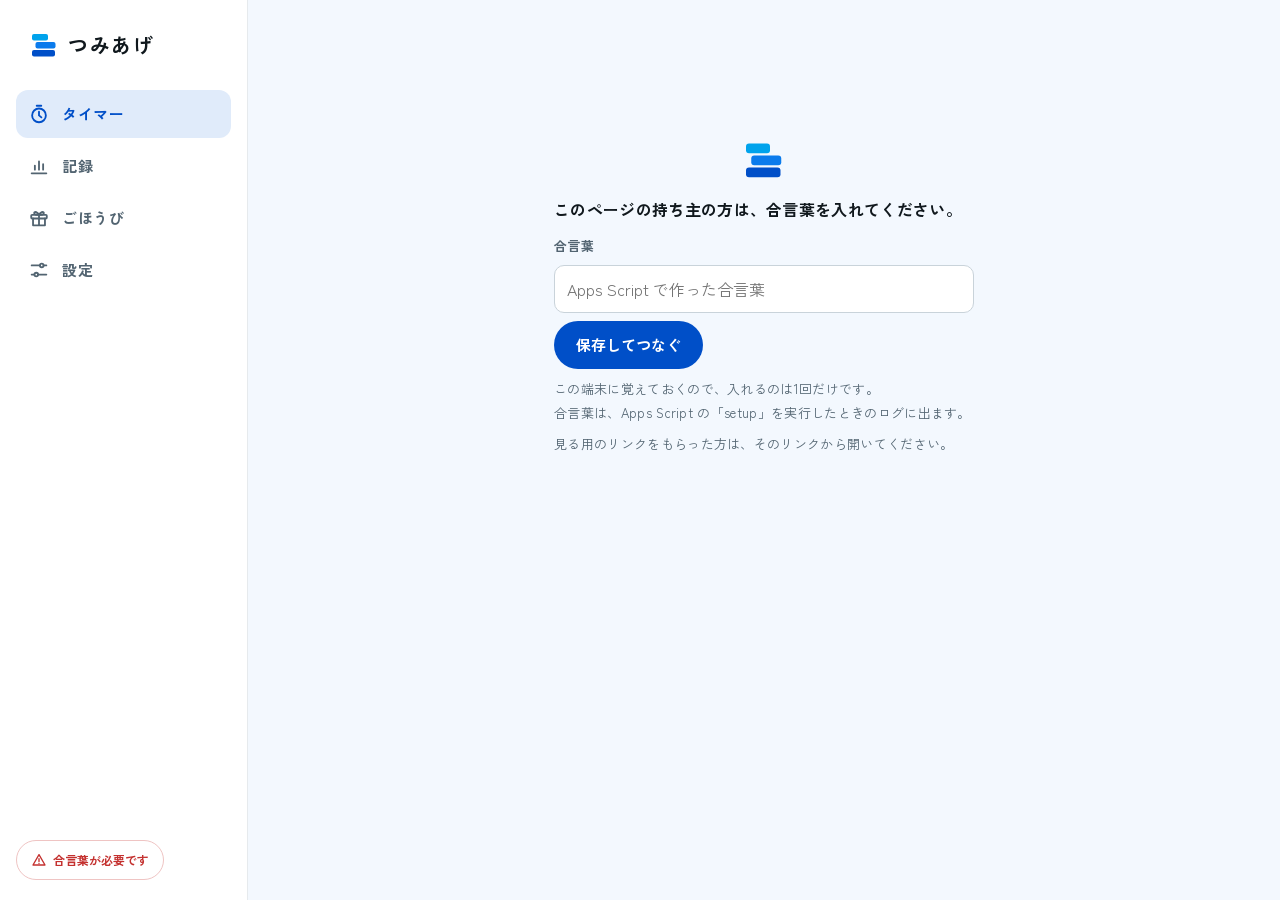
<file: src/index.html>
<!DOCTYPE html>
<html lang="ja">
<head>
<meta charset="utf-8">
<meta name="viewport" content="width=device-width, initial-scale=1, viewport-fit=cover">
<meta name="theme-color" content="#f3f8fe">
<meta name="apple-mobile-web-app-capable" content="yes">
<meta name="mobile-web-app-capable" content="yes">
<meta name="apple-mobile-web-app-title" content="つみあげ">
<meta name="apple-mobile-web-app-status-bar-style" content="default">
<title>つみあげ｜勉強時間の記録</title>
<link rel="icon" href="data:image/svg+xml,%3Csvg xmlns='http://www.w3.org/2000/svg' viewBox='0 0 32 32'%3E%3Crect x='4' y='21' width='23' height='6.5' rx='2' fill='%23004fc8'/%3E%3Crect x='7.5' y='13' width='20' height='6.5' rx='2' fill='%230b7bec'/%3E%3Crect x='4' y='5' width='16' height='6.5' rx='2' fill='%2300a3ec'/%3E%3C/svg%3E">
<link rel="apple-touch-icon" href="icons/icon-180.png">
<link rel="manifest" href="manifest.webmanifest">
<link rel="preconnect" href="https://fonts.googleapis.com">
<link rel="preconnect" href="https://fonts.gstatic.com" crossorigin>
<link rel="stylesheet" href="https://fonts.googleapis.com/css2?family=Archivo:wdth,wght@100..125,500..700&family=Zen+Kaku+Gothic+New:wght@400;500;700&display=swap">
<link rel="stylesheet" href="css/style.css">
</head>
<body>
<div class="app">
  <aside class="side">
    <a class="brand" href="#/timer"><span id="brand-mark" class="brand__mark"></span><span class="brand__name">つみあげ</span></a>
    <nav class="nav" id="nav" aria-label="メニュー"></nav>
    <button type="button" class="sync" id="sync" data-action="sync-click"></button>
  </aside>
  <main class="view" id="view"></main>
</div>

<dialog id="dialog" aria-labelledby="dlg-title"></dialog>
<div class="toast" id="toast" role="status" aria-live="polite"></div>
<div class="tip" id="tip" hidden></div>
<input type="file" id="import-file" accept=".json,application/json" hidden>
<noscript><p class="noscript">このアプリを使うには、JavaScriptをオンにしてください。</p></noscript>

<script src="js/config.js"></script>
<script src="js/util.js"></script>
<script src="js/store.js"></script>
<script src="js/charts.js"></script>
<script src="js/app.js"></script>
</body>
</html>
</file>
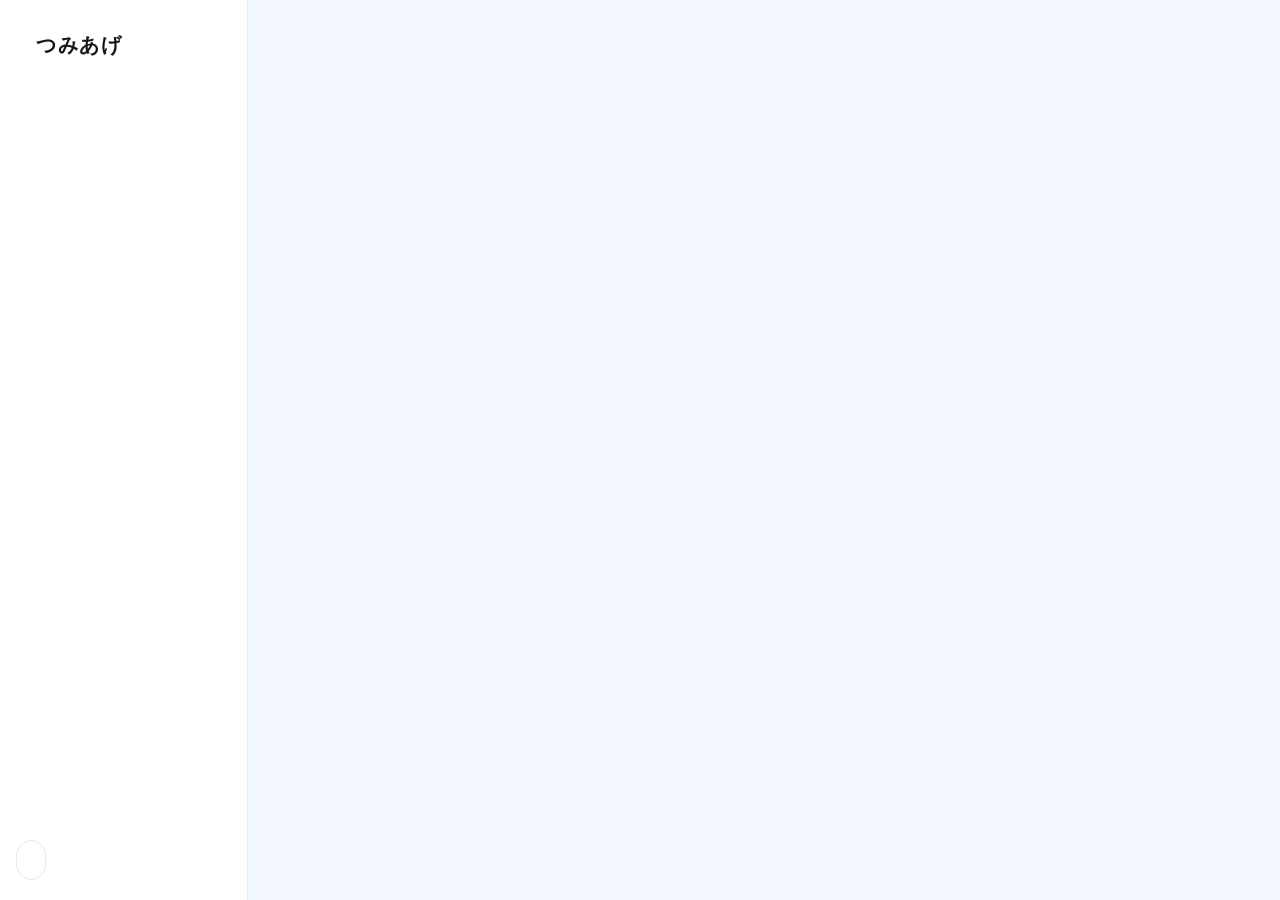
<file: src/demo.html>
<!DOCTYPE html>
<html lang="ja">
<head>
<meta charset="utf-8">
<meta name="viewport" content="width=device-width, initial-scale=1">
<title>つみあげ（デモ）</title>
<meta http-equiv="refresh" content="0; url=index.html?demo">
</head>
<body>
<p>見本のデータで表示します。切り替わらないときは <a href="index.html?demo">こちら</a> を開いてください。</p>
</body>
</html>
</file>
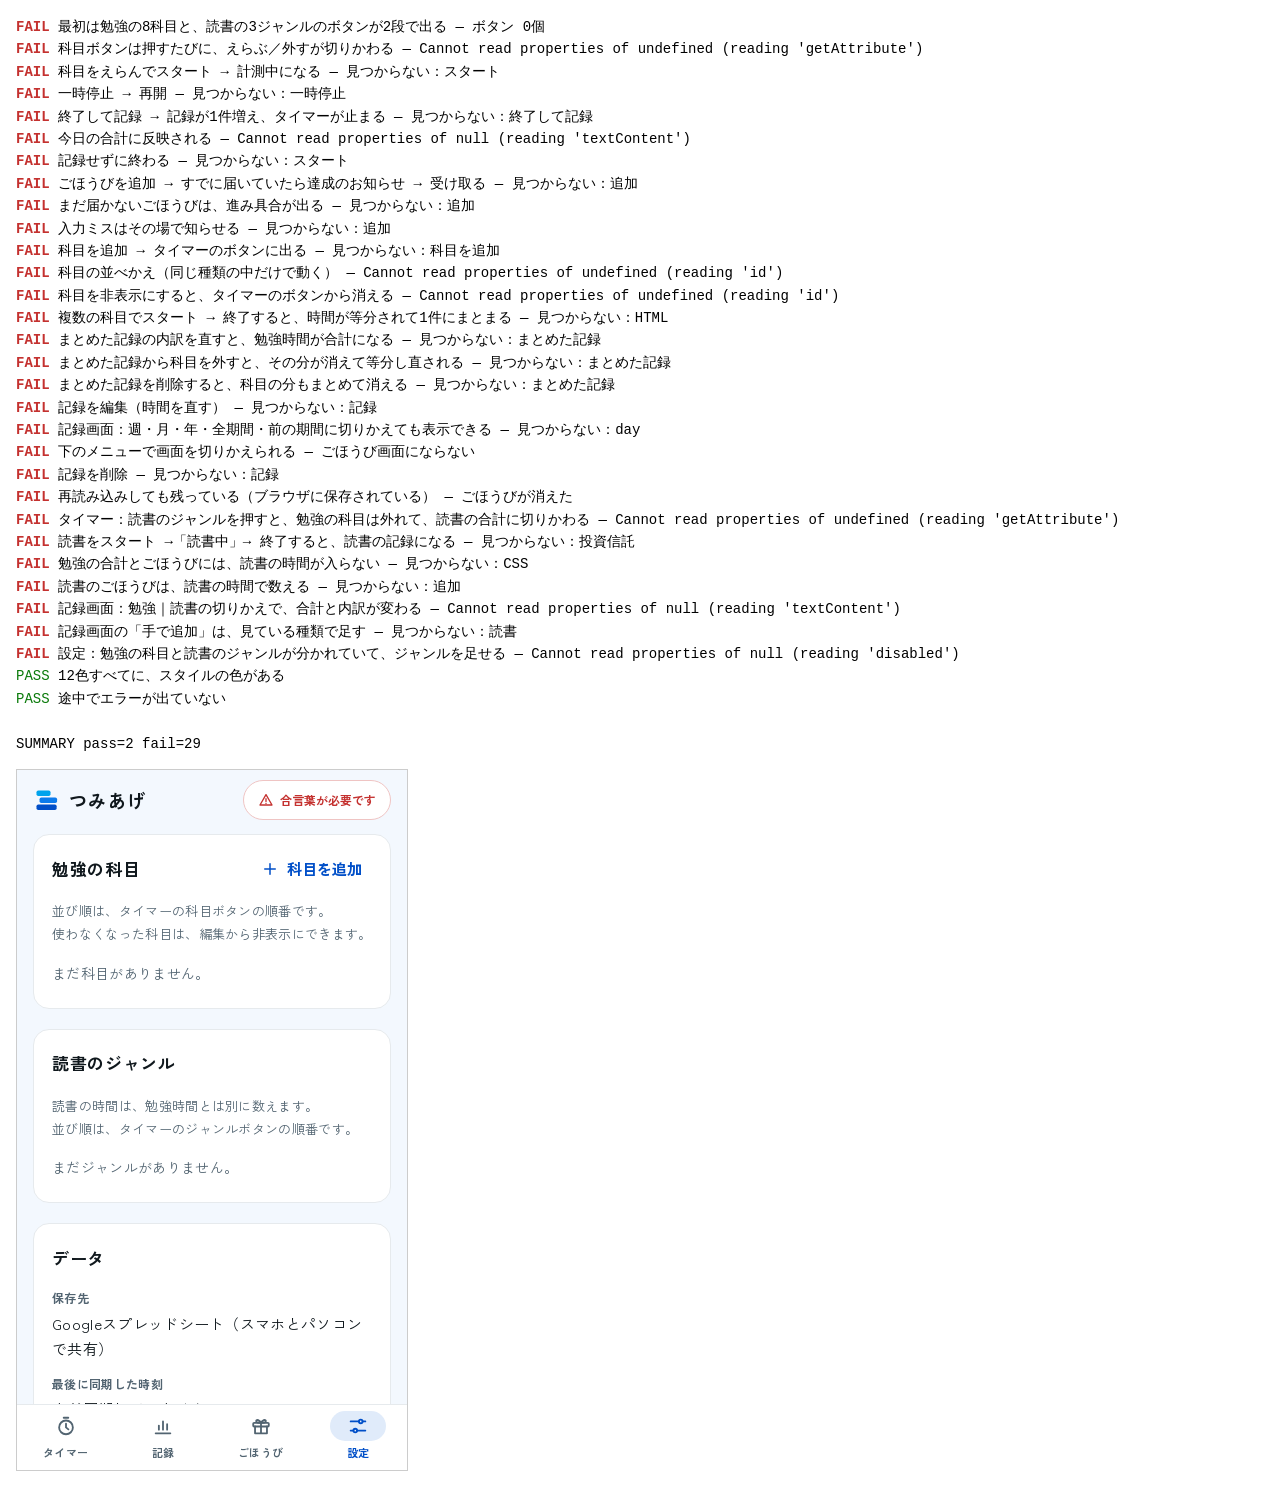
<file: tests/e2e.html>
<!DOCTYPE html>
<html lang="ja">
<head>
<meta charset="utf-8">
<title>つみあげ — 操作のテスト</title>
<!--
  画面を実際に操作して確かめるテスト（ブラウザ版で実行。データはテスト用のブラウザに作られる）
  file:// どうしで中身を触るため、Edge/Chrome を --allow-file-access-from-files 付きで開く必要があります。
-->
<style>
  body { font: 14px/1.6 system-ui, sans-serif; margin: 16px; }
  iframe { width: 390px; height: 700px; border: 1px solid #ccc; }
  .PASS { color: #0a7a0a; } .FAIL { color: #c4312f; font-weight: bold; }
</style>
</head>
<body>
<pre id="out">実行中…</pre>
<iframe id="app" src="../src/index.html#/timer"></iframe>
<script>
(async () => {
  const results = [];
  const sleep = (ms) => new Promise((r) => setTimeout(r, ms));
  const frame = document.getElementById('app');
  await new Promise((r) => frame.addEventListener('load', r, { once: true }));
  const errors = [];
  async function step(name, fn) {
    try { await fn(); results.push(['PASS', name, '']); } catch (e) { results.push(['FAIL', name, e.message]); }
  }
  const ok = (v, m) => { if (!v) throw new Error(m || 'false'); };

  // まっさらな状態から始める
  frame.contentWindow.localStorage.clear();
  frame.contentWindow.location.reload();
  await new Promise((r) => frame.addEventListener('load', r, { once: true }));
  // 再読み込みしたあとも使えるよう、let にしておく（読み込み直したら attach() でつなぎ直す）
  let W;
  let D;
  const attach = () => {
    W = frame.contentWindow;
    D = frame.contentDocument;
    W.addEventListener('error', (e) => errors.push(e.message));
    W.confirm = () => true;
    W.alert = (m) => errors.push(`alert: ${m}`);
  };
  attach();
  const q = (sel) => D.querySelector(sel);
  const qa = (sel) => [...D.querySelectorAll(sel)];
  const store = () => W.eval('Store');
  const clickEl = async (el, label) => { if (!el) throw new Error(`見つからない：${label}`); el.click(); await sleep(60); };
  const setField = (name, value) => {
    const el = D.querySelector(`#dialog [name="${name}"]`);
    if (!el) throw new Error(`入力欄がない：${name}`);
    if (el.type === 'checkbox' || el.type === 'radio') el.checked = value; else el.value = value;
  };
  const send = async () => { D.querySelector('#dialog form').requestSubmit(); await sleep(60); };
  // 人が入力したときと同じように、イベントも起こす
  const typeInto = (el, value) => { el.value = value; el.dispatchEvent(new W.Event('input', { bubbles: true })); };
  const toggle = (el, checked) => { el.checked = checked; el.dispatchEvent(new W.Event('change', { bubbles: true })); };
  const chip = (name) => qa('.chip').find((b) => b.textContent.trim() === name);
  const recBy = (text) => qa('.rec').find((b) => b.querySelector('.rec__subject').textContent === text);

  await step('最初は勉強の8科目と、読書の3ジャンルのボタンが2段で出る', async () => {
    ok(qa('.chip').length === 11, `ボタン ${qa('.chip').length}個`);
    ok(qa('.pickers__label').map((el) => el.textContent).join() === '勉強,読書', '段の見出しがない');
    ok(qa('.pickers__group')[1].querySelectorAll('.chip').length === 3, '読書の段のボタンが3つではない');
  });

  await step('科目ボタンは押すたびに、えらぶ／外すが切りかわる', async () => {
    ok(chip('HTML').getAttribute('aria-pressed') === 'true', '最初はHTMLがえらばれている');
    await clickEl(chip('CSS'), 'CSS');
    ok(chip('HTML').getAttribute('aria-pressed') === 'true' && chip('CSS').getAttribute('aria-pressed') === 'true', '2つえらべていない');
    await clickEl(chip('HTML'), 'HTML');
    ok(chip('HTML').getAttribute('aria-pressed') === 'false', 'HTMLが外れていない');
    await clickEl(chip('CSS'), 'CSS');
    ok(q('[data-action="start"]').disabled, '何もえらんでいないのにスタートできる');
    ok(q('.stage__status').textContent.includes('えらんでください'), '案内が出ていない');
    await clickEl(chip('CSS'), 'CSS');
  });

  await step('科目をえらんでスタート → 計測中になる', async () => {
    await clickEl(q('[data-action="start"]'), 'スタート');
    ok(q('.stage--running'), '計測中の見た目になっていない');
    ok(JSON.stringify(store().state.timer.subjectIds) === '["sub_css"]', `科目がちがう ${store().state.timer.subjectIds}`);
  });

  await step('一時停止 → 再開', async () => {
    await clickEl(q('[data-action="pause"]'), '一時停止');
    ok(q('.stage--paused'), '一時停止になっていない');
    await clickEl(q('[data-action="resume"]'), '再開');
    ok(q('.stage--running'), '再開していない');
  });

  await step('終了して記録 → 記録が1件増え、タイマーが止まる', async () => {
    // 1時間5分たったことにする
    W.eval(`Store.setTimer({ ...Store.state.timer, elapsedMs: 65 * 60 * 1000, runningSince: Date.now(), startedAt: Date.now() - 65 * 60 * 1000 })`);
    await sleep(60);
    await clickEl(q('[data-action="stop"]'), '終了して記録');
    ok(D.querySelector('#dialog').open, 'ダイアログが開いていない');
    ok(D.querySelector('#dialog [name="h"]').value === '1' && D.querySelector('#dialog [name="m"]').value === '5', '時間の初期値がちがう');
    setField('memo', 'Gridの練習 <b>太字</b>');
    await send();
    ok(!D.querySelector('#dialog').open, 'ダイアログが閉じていない');
    ok(store().state.timer.state === 'idle', 'タイマーが止まっていない');
    const s = store().state.sessions;
    ok(s.length === 1 && s[0].subjectId === 'sub_css' && s[0].seconds >= 3900 && s[0].seconds < 3910, `記録がおかしい ${JSON.stringify(s)}`);
    ok(q('.rec__memo') && q('.rec__memo').textContent === 'Gridの練習 <b>太字</b>', 'メモがそのまま表示されていない');
    ok(q('#toast').textContent.includes('記録しました'), 'お知らせが出ていない');
  });

  await step('今日の合計に反映される', async () => {
    ok(q('.today .hero-num').textContent.replace(/\s/g, '') === '1時間5分', `今日の合計：${q('.today .hero-num').textContent}`);
  });

  await step('記録せずに終わる', async () => {
    await clickEl(q('[data-action="start"]'), 'スタート');
    await clickEl(q('[data-action="stop"]'), '終了して記録');
    await clickEl(D.querySelector('#dialog [data-action="discard"]'), '記録せずに終わる');
    ok(store().state.timer.state === 'idle', 'タイマーが止まっていない');
    ok(store().state.sessions.length === 1, '記録が増えてしまった');
  });

  await step('ごほうびを追加 → すでに届いていたら達成のお知らせ → 受け取る', async () => {
    W.location.hash = '#/rewards';
    await sleep(80);
    await clickEl(q('[data-action="add-reward"]'), '追加');
    setField('title', 'コンビニスイーツ');
    setField('hours', '1');
    await send();
    await sleep(400);
    const dlg = D.querySelector('#dialog');
    ok(dlg.open && dlg.textContent.includes('ごほうび達成'), '達成のお知らせが出ていない');
    await send();
    ok(store().state.rewards[0].claimedAt > 0, '受け取りが記録されていない');
    ok(q('.road__item.is-claimed'), '受け取り済みの見た目になっていない');
  });

  await step('まだ届かないごほうびは、進み具合が出る', async () => {
    await clickEl(q('[data-action="add-reward"]'), '追加');
    setField('title', '本を1冊');
    setField('hours', '10');
    setField('subjectId', 'sub_css');
    await send();
    await sleep(400);
    ok(!D.querySelector('#dialog').open, '達成していないのにお知らせが出た');
    ok(q('.road__item.is-next .meter'), '進み具合のバーがない');
    ok(q('.road__item.is-next .tag').textContent.includes('CSSだけ'), '科目の印がない');
  });

  await step('入力ミスはその場で知らせる', async () => {
    await clickEl(q('[data-action="add-reward"]'), '追加');
    setField('title', '');
    setField('hours', '5');
    await send();
    const err = D.querySelector('#dialog .form-error');
    ok(D.querySelector('#dialog').open && !err.hidden && err.textContent.includes('内容'), 'エラーが出ていない');
    await clickEl(D.querySelector('#dialog [data-action="close-dialog"]'), 'キャンセル');
  });

  await step('科目を追加 → タイマーのボタンに出る', async () => {
    W.location.hash = '#/settings';
    await sleep(80);
    await clickEl(q('[data-action="add-subject"]'), '科目を追加');
    setField('name', 'WordPress');
    await send();
    W.location.hash = '#/timer';
    await sleep(80);
    ok(qa('.chip').some((b) => b.textContent.includes('WordPress')), 'ボタンが増えていない');
  });

  await step('科目の並べかえ（同じ種類の中だけで動く）', async () => {
    W.location.hash = '#/settings';
    await sleep(80);
    const reading = () => store().subjects(true, 'reading').map((s) => s.name).join();
    const before = reading();
    const id = store().subjects(true).find((s) => s.name === 'WordPress').id;
    await clickEl(q(`[data-action="move-subject"][data-dir="-1"][data-id="${id}"]`), '上へ');
    const after = store().subjects(true, 'study').map((s) => s.name);
    ok(after.slice(-2).join() === 'WordPress,TypeScript', `並び：${after.join(',')}`);
    ok(reading() === before, '読書のジャンルの並びが変わった');
  });

  await step('科目を非表示にすると、タイマーのボタンから消える', async () => {
    const id = store().subjects().find((s) => s.name === 'WordPress').id;
    await clickEl(q(`[data-action="edit-subject"][data-id="${id}"]`), '編集');
    setField('visible', false);
    await send();
    W.location.hash = '#/timer';
    await sleep(80);
    ok(!qa('.chip').some((b) => b.textContent.includes('WordPress')), 'まだ出ている');
  });

  let groupId = '';
  await step('複数の科目でスタート → 終了すると、時間が等分されて1件にまとまる', async () => {
    await clickEl(chip('HTML'), 'HTML');
    await clickEl(chip('JavaScript'), 'JavaScript');
    await clickEl(q('[data-action="start"]'), 'スタート');
    ok(JSON.stringify(store().state.timer.subjectIds) === '["sub_html","sub_css","sub_js"]', `科目 ${store().state.timer.subjectIds}`);
    ok(q('.stage__subject').textContent.includes('HTML・CSS・JavaScript'), '計測中の科目の表示');
    W.eval(`Store.setTimer({ ...Store.state.timer, elapsedMs: 90 * 60 * 1000, runningSince: Date.now(), startedAt: Date.now() - 2 * 3600 * 1000 })`);
    await sleep(60);
    await clickEl(q('[data-action="stop"]'), '終了して記録');
    const rows = [...D.querySelectorAll('#dialog [data-split-id]')];
    ok(!D.querySelector('#dialog [data-split]').hidden && rows.length === 3, '内訳が出ていない');
    ok(rows.every((el) => el.value === '30'), `等分されていない ${rows.map((el) => el.value)}`);
    await send();
    const group = store().state.sessions.filter((s) => s.groupId);
    groupId = group[0] && group[0].groupId;
    ok(group.length === 3 && group.every((s) => s.groupId === groupId && s.seconds >= 1800 && s.seconds <= 1802), `記録 ${JSON.stringify(group)}`);
    ok(recBy('HTML・CSS・JavaScript'), '一覧に1件として出ていない');
    ok(recBy('HTML・CSS・JavaScript').querySelector('.rec__split'), '内訳が出ていない');
    ok(q('.today .hero-num').textContent.replace(/\s/g, '') === '2時間35分', `今日の合計：${q('.today .hero-num').textContent}`);
  });

  await step('まとめた記録の内訳を直すと、勉強時間が合計になる', async () => {
    await clickEl(recBy('HTML・CSS・JavaScript'), 'まとめた記録');
    typeInto(D.querySelector('#dialog [data-split-id="sub_css"]'), '50');
    ok(D.querySelector('#dialog [name="h"]').value === '1' && D.querySelector('#dialog [name="m"]').value === '50', '合計が変わっていない');
    await send();
    const secs = ['sub_html', 'sub_css', 'sub_js'].map((id) => store().state.sessions.find((s) => s.groupId === groupId && s.subjectId === id).seconds);
    ok(JSON.stringify(secs) === '[1800,3000,1800]', `秒数 ${secs}`);
  });

  await step('まとめた記録から科目を外すと、その分が消えて等分し直される', async () => {
    await clickEl(recBy('HTML・CSS・JavaScript'), 'まとめた記録');
    toggle(D.querySelector('#dialog input[name="subject"][value="sub_js"]'), false);
    const rows = [...D.querySelectorAll('#dialog [data-split-id]')];
    ok(rows.length === 2 && rows.every((el) => el.value === '55'), `内訳 ${rows.map((el) => el.value)}`);
    await send();
    const group = store().state.sessions.filter((s) => s.groupId === groupId);
    ok(group.length === 2 && group.every((s) => s.seconds === 3300), `記録 ${JSON.stringify(group)}`);
    ok(recBy('HTML・CSS'), '一覧の表示が変わっていない');
  });

  await step('まとめた記録を削除すると、科目の分もまとめて消える', async () => {
    await clickEl(recBy('HTML・CSS'), 'まとめた記録');
    await clickEl(D.querySelector('#dialog [data-action="delete-session"]'), '削除');
    ok(!store().state.sessions.some((s) => s.groupId === groupId), 'まだ残っている');
    ok(store().state.sessions.length === 1, `残りの記録 ${store().state.sessions.length}`);
  });

  await step('記録を編集（時間を直す）', async () => {
    await clickEl(recBy('CSS'), '記録');
    setField('h', '2');
    setField('m', '0');
    D.querySelector('#dialog [name="h"]').dispatchEvent(new W.Event('input', { bubbles: true }));
    await send();
    ok(store().state.sessions[0].seconds === 7200, `秒数：${store().state.sessions[0].seconds}`);
  });

  await step('記録画面：週・月・年・全期間・前の期間に切りかえても表示できる', async () => {
    W.location.hash = '#/stats';
    await sleep(80);
    for (const p of ['day', 'week', 'month', 'year', 'all']) {
      await clickEl(q(`[data-action="period"][data-value="${p}"]`), p);
      ok(q('.summary .hero-num'), `${p} の合計がない`);
      if (p !== 'all') {
        await clickEl(q('[data-action="period-prev"]'), '前へ');
        ok(q('[data-action="period-now"]'), '戻るボタンがない');
        await clickEl(q('[data-action="period-now"]'), '戻る');
      }
    }
    for (const v of ['bar', 'donut', 'text']) {
      await clickEl(q(`[data-action="breakdown"][data-value="${v}"]`), v);
      ok(q(v === 'bar' ? '.hbars' : v === 'donut' ? '.donut' : '.table'), `${v} が出ない`);
    }
  });

  await step('下のメニューで画面を切りかえられる', async () => {
    await clickEl(q('#nav a[data-route="rewards"]'), 'ごほうび');
    ok(q('.rewards') && q('#nav a[data-route="rewards"]').getAttribute('aria-current') === 'page', 'ごほうび画面にならない');
    await clickEl(q('.brand'), 'ロゴ');
    ok(q('.home'), 'タイマー画面に戻らない');
    await clickEl(q('#nav a[data-route="stats"]'), '記録');
    ok(q('.stats'), '記録画面にならない');
  });

  await step('記録を削除', async () => {
    await clickEl(q('[data-action="edit-session"]'), '記録');
    await clickEl(D.querySelector('#dialog [data-action="delete-session"]'), '削除');
    ok(store().state.sessions.length === 0, 'まだ残っている');
  });

  await step('再読み込みしても残っている（ブラウザに保存されている）', async () => {
    W.location.reload();
    await new Promise((r) => frame.addEventListener('load', r, { once: true }));
    attach();
    const s = store();
    ok(s.state.rewards.length === 2, 'ごほうびが消えた');
    ok(s.subjects(true).some((x) => x.name === 'WordPress'), '科目が消えた');
  });

  /* ---------- 勉強と読書 ---------- */

  await step('タイマー：読書のジャンルを押すと、勉強の科目は外れて、読書の合計に切りかわる', async () => {
    W.location.hash = '#/timer';
    await sleep(80);
    ok(chip('HTML').getAttribute('aria-pressed') === 'true', '前にえらんだ科目が残っていない');
    ok(q('.today .label').textContent === '今日の勉強時間', `見出し：${q('.today .label').textContent}`);
    await clickEl(chip('株'), '株');
    ok(chip('株').getAttribute('aria-pressed') === 'true', '株がえらばれていない');
    ok(qa('.pickers__group')[0].querySelectorAll('[aria-pressed="true"]').length === 0, '勉強の科目が外れていない');
    ok(q('.today .label').textContent === '今日の読書時間', `見出し：${q('.today .label').textContent}`);
    ok(q('.stage__status').textContent.includes('ジャンルをえらんで'), `案内：${q('.stage__status').textContent}`);
  });

  await step('読書をスタート →「読書中」→ 終了すると、読書の記録になる', async () => {
    await clickEl(chip('投資信託'), '投資信託');
    await clickEl(q('[data-action="start"]'), 'スタート');
    ok(JSON.stringify(store().state.timer.subjectIds) === '["sub_stock","sub_fund"]', `ジャンル ${store().state.timer.subjectIds}`);
    ok(q('.stage--running') && q('.stage__status').textContent.includes('読書中'), `状態：${q('.stage__status').textContent}`);
    W.eval(`Store.setTimer({ ...Store.state.timer, elapsedMs: 40 * 60 * 1000, runningSince: Date.now(), startedAt: Date.now() - 41 * 60 * 1000 })`);
    await sleep(60);
    await clickEl(q('[data-action="stop"]'), '終了して記録');
    const dlgEl = D.querySelector('#dialog');
    ok(dlgEl.querySelector('legend').textContent.startsWith('ジャンル'), 'ジャンルをえらぶ欄になっていない');
    ok(!dlgEl.querySelector('input[name="subject"][value="sub_css"]'), '勉強の科目がえらべてしまう');
    ok(dlgEl.querySelector('textarea').placeholder === '読んだ本、気づいたこと', 'メモの例が読書用ではない');
    ok([...dlgEl.querySelectorAll('[data-split-id]')].map((el) => el.value).join() === '20,20', '等分されていない');
    setField('memo', '会社四季報');
    await send();
    const list = store().state.sessions;
    ok(list.length === 2 && list.every((x) => ['sub_stock', 'sub_fund'].includes(x.subjectId)), `記録 ${JSON.stringify(list)}`);
    ok(q('.today .hero-num').textContent.replace(/\s/g, '') === '40分', `今日の読書：${q('.today .hero-num').textContent}`);
    ok(recBy('株・投資信託'), '今日の読書の一覧に出ていない');
  });

  await step('勉強の合計とごほうびには、読書の時間が入らない', async () => {
    await clickEl(chip('CSS'), 'CSS');
    ok(q('.today .label').textContent === '今日の勉強時間', '勉強に戻らない');
    ok(q('.today .hero-num').textContent.replace(/\s/g, '') === '0分', `今日の勉強：${q('.today .hero-num').textContent}`);
    W.location.hash = '#/rewards';
    await sleep(80);
    ok(q('.kind-tabs [aria-pressed="true"]').textContent.trim() === '勉強', '勉強がえらばれていない');
    ok(q('.rw-hero .hero-num').textContent.replace(/\s/g, '') === '0分', `これまでの勉強時間：${q('.rw-hero .hero-num').textContent}`);
    await clickEl(q('.kind-tabs [data-value="reading"]'), '読書');
    ok(q('.rw-hero .label').textContent === 'これまでの読書時間', '読書に切りかわらない');
    ok(q('.rw-hero .hero-num').textContent.replace(/\s/g, '') === '40分', `これまでの読書時間：${q('.rw-hero .hero-num').textContent}`);
    ok(!q('.road__item'), '勉強のごほうびが出ている');
  });

  await step('読書のごほうびは、読書の時間で数える', async () => {
    await clickEl(q('.road .sec-head [data-action="add-reward"][data-kind="reading"]'), '追加');
    const dlgEl = D.querySelector('#dialog');
    ok(dlgEl.querySelector('.dlg__title').textContent === '読書のごほうびを追加', 'タイトル');
    const options = [...dlgEl.querySelectorAll('select[name="subjectId"] option')].map((o) => o.textContent);
    ok(options[0] === 'すべてのジャンルの合計' && options.includes('株だけ') && !options.includes('CSSだけ'), `えらべるもの：${options.join(',')}`);
    setField('title', '新しい本');
    setField('hours', '1');
    await send();
    await sleep(400);
    ok(!D.querySelector('#dialog').open, '届いていないのにお知らせが出た');
    const r = store().state.rewards.find((x) => x.title === '新しい本');
    ok(r && r.kind === 'reading', `ごほうびの種類 ${r && r.kind}`);
    ok(q('.road__item.is-next .meter'), '進み具合のバーがない');
    ok(!q('.road__item .tag'), '「〇〇だけ」の印が出ている');
  });

  await step('記録画面：勉強｜読書の切りかえで、合計と内訳が変わる', async () => {
    W.location.hash = '#/stats';
    await sleep(80);
    await clickEl(q('[data-action="period"][data-value="day"]'), '日');
    ok(q('.kind-tabs [aria-pressed="true"]').textContent.trim() === '読書', 'ごほうびの画面でえらんだ読書のままではない');
    ok(q('.summary .label').textContent === '読書時間の合計', `見出し：${q('.summary .label').textContent}`);
    ok(q('.summary .hero-num').textContent.replace(/\s/g, '') === '40分', `合計：${q('.summary .hero-num').textContent}`);
    ok(q('#breakdown-h').textContent === 'ジャンルごと', '内訳の見出し');
    await clickEl(q('[data-action="breakdown"][data-value="text"]'), 'テキスト');
    ok(q('.table thead th').textContent === 'ジャンル', '表の見出し');
    await clickEl(q('.kind-tabs [data-value="study"]'), '勉強');
    ok(q('.summary .hero-num').textContent.replace(/\s/g, '') === '0分', `勉強の合計：${q('.summary .hero-num').textContent}`);
    ok(q('#breakdown-h').textContent === '科目ごと', '内訳の見出しが戻らない');
  });

  await step('記録画面の「手で追加」は、見ている種類で足す', async () => {
    await clickEl(q('.kind-tabs [data-value="reading"]'), '読書');
    await clickEl(q('[data-action="add-session"][data-kind="reading"]'), '手で追加');
    ok(D.querySelector('#dialog .dlg__title').textContent === '読書の記録を追加', 'タイトル');
    ok(!D.querySelector('#dialog input[name="subject"][value="sub_html"]'), '勉強の科目がえらべてしまう');
    toggle(D.querySelector('#dialog input[name="subject"][value="sub_btc"]'), true);
    typeInto(D.querySelector('#dialog [name="h"]'), '0');
    typeInto(D.querySelector('#dialog [name="m"]'), '30');
    await send();
    ok(store().state.sessions.some((x) => x.subjectId === 'sub_btc' && x.seconds === 1800), '読書の記録が足されていない');
    ok(q('.summary .hero-num').textContent.replace(/\s/g, '') === '1時間10分', `合計：${q('.summary .hero-num').textContent}`);
  });

  await step('設定：勉強の科目と読書のジャンルが分かれていて、ジャンルを足せる', async () => {
    W.location.hash = '#/settings';
    await sleep(80);
    ok(q('#subj-h').textContent === '勉強の科目' && q('#genre-h').textContent === '読書のジャンル', '見出し');
    ok(q('[data-action="move-subject"][data-dir="-1"][data-id="sub_stock"]').disabled, 'ジャンルの先頭を、勉強の科目のほうへ動かせてしまう');
    await clickEl(q('[data-action="add-subject"][data-kind="reading"]'), 'ジャンルを追加');
    ok(D.querySelector('#dialog .dlg__title').textContent === 'ジャンルを追加', 'タイトル');
    setField('name', '株');
    await send();
    ok(D.querySelector('#dialog .form-error').textContent.includes('同じ名前のジャンル'), '同じ名前を止めていない');
    setField('name', '小説');
    await send();
    const novel = store().subjects(true, 'reading').find((x) => x.name === '小説');
    ok(novel && novel.color === 'blue', `足したジャンル ${JSON.stringify(novel)}`);
    W.location.hash = '#/timer';
    await sleep(80);
    ok(qa('.pickers__group')[1].textContent.includes('小説'), 'タイマーの読書の段に出ていない');
  });

  await step('12色すべてに、スタイルの色がある', async () => {
    const missing = W.eval('COLOR_KEYS').filter((k) => !W.getComputedStyle(D.documentElement).getPropertyValue(`--c-${k}`).trim());
    ok(!missing.length, `色がない：${missing.join(',')}`);
  });

  await step('途中でエラーが出ていない', async () => {
    ok(errors.length === 0, errors.join(' / '));
  });

  const pass = results.filter((r) => r[0] === 'PASS').length;
  document.getElementById('out').innerHTML = results
    .map(([s, n, m]) => `<span class="${s}">${s}</span> ${n}${m ? ' — ' + m.replace(/</g, '&lt;') : ''}`)
    .join('\n') + `\n\nSUMMARY pass=${pass} fail=${results.length - pass}`;
})();
</script>
</body>
</html>
</file>
<file: src/css/style.css>
/* ==========================================================================
   つみあげ — スタイル

   色の土台：エックスサーバーのサイトの配色
     青 #0B7BEC ／ 濃い青 #004FC8 ／ 水色 #00A3EC ／ 文字 #10181D ／ 補足 #526471
     線 #E6EAED ／ 背景 #F3F8FE ／ 青→水色のグラデーション
   方針
     1. グラデーションは「計測中」だけに使う（色を見れば状態が分かる。勉強中も読書中も同じ）
     2. 数字は大きく、単位は小さく
     3. グラフは落ち着いた1色。科目の色は「どの科目か」を示すときだけ使う
   ========================================================================== */

:root {
  --ink: #10181d;
  --ink-2: #526471;
  --ink-3: #667680;
  --line: #e6eaed;
  --line-strong: #c9d3da;
  --page: #f3f8fe;
  --surface: #ffffff;
  --blue: #0b7bec;
  --blue-deep: #004fc8;
  --blue-deeper: #003c9a;
  --sky: #00a3ec;
  --wash: #e0ebfa;
  --wash-soft: #eff5fd;
  --danger: #c4312f;
  --grad: linear-gradient(90deg, #004fc8, #00a3ec);

  /* 科目の色（色覚の違いがあっても見分けやすいよう検証した12色。水色〜茶色は、あとから足した4色） */
  --c-blue: #2a78d6;
  --c-orange: #eb6834;
  --c-aqua: #1baf7a;
  --c-yellow: #eda100;
  --c-magenta: #e87ba4;
  --c-green: #008300;
  --c-violet: #6250d6;
  --c-red: #e34948;
  --c-sky: #3bb5f5;
  --c-navy: #243b80;
  --c-lime: #8ab961;
  --c-brown: #6f4125;
  --c-other: #9aa6af;

  --font-ja: "Zen Kaku Gothic New", "Hiragino Sans", "Hiragino Kaku Gothic ProN", "Yu Gothic UI", "Meiryo", sans-serif;
  --font-num: "Archivo", var(--font-ja);

  --radius-stage: 28px;
  --radius-panel: 16px;
  --radius-field: 10px;
  --side-w: 248px;
}

/* ---------- 土台 ---------- */

*,
*::before,
*::after {
  box-sizing: border-box;
}

html {
  -webkit-text-size-adjust: 100%;
  text-size-adjust: 100%;
}

body {
  margin: 0;
  min-height: 100vh;
  background: var(--page);
  color: var(--ink);
  font-family: var(--font-ja);
  font-size: 16px;
  line-height: 1.7;
  letter-spacing: 0.02em;
  -webkit-font-smoothing: antialiased;
}

a {
  color: var(--blue-deep);
}

button {
  -webkit-tap-highlight-color: transparent;
}

:focus-visible {
  outline: 3px solid var(--blue);
  outline-offset: 2px;
}

.icon {
  flex: none;
  width: 24px;
  height: 24px;
  fill: none;
  stroke: currentColor;
  stroke-width: 2;
  stroke-linecap: round;
  stroke-linejoin: round;
}

.icon--fill {
  fill: currentColor;
  stroke: none;
}

.sr-only {
  position: absolute;
  width: 1px;
  height: 1px;
  margin: -1px;
  padding: 0;
  overflow: hidden;
  clip: rect(0 0 0 0);
  white-space: nowrap;
  border: 0;
}

.dot {
  display: inline-block;
  flex: none;
  width: 10px;
  height: 10px;
  border-radius: 50%;
  background: var(--c, var(--c-other));
}

/* 複数の科目をまとめて勉強したときの点（科目の色で分ける） */
.dot--multi {
  width: 12px;
  height: 12px;
  margin: 0 -1px;
}

.noscript {
  margin: 40px 16px;
  text-align: center;
}

/* 数字は大きく、単位は小さく */
.num {
  font-family: var(--font-num);
  font-weight: 600;
  font-stretch: 104%;
  letter-spacing: 0;
}

.unit {
  margin: 0 0.12em 0 0.06em;
  color: var(--ink-2);
  font-size: 0.82em;
  font-weight: 700;
}

.hero-num {
  margin: 2px 0 0;
  font-size: 48px;
  line-height: 1.15;
  white-space: nowrap;
}

.hero-num--xl {
  font-size: clamp(48px, 13vw, 72px);
}

.hero-num .unit,
.tile .unit,
.donut__total .unit {
  margin: 0 0.22em 0 0.08em;
  font-size: 0.46em;
}

.label {
  margin: 0;
  color: var(--ink-2);
  font-size: 14px;
  font-weight: 700;
  letter-spacing: 0.04em;
}

/* ---------- 全体の枠 ---------- */

/* スマホ：上に名前と同期の状態、下にメニュー */
.side {
  position: sticky;
  top: 0;
  z-index: 30;
  display: flex;
  align-items: center;
  justify-content: space-between;
  gap: 12px;
  padding: max(10px, env(safe-area-inset-top)) 16px 10px;
  background: rgba(243, 248, 254, 0.94);
}

.brand {
  display: inline-flex;
  align-items: center;
  gap: 8px;
  color: var(--ink);
  font-size: 18px;
  font-weight: 700;
  letter-spacing: 0.08em;
  text-decoration: none;
  font-feature-settings: "palt";
}

.mark {
  display: block;
  width: 28px;
  height: 28px;
}

.sync {
  display: inline-flex;
  align-items: center;
  gap: 6px;
  min-height: 40px;
  padding: 6px 14px;
  border: 1px solid var(--line);
  border-radius: 999px;
  background: var(--surface);
  color: var(--ink-2);
  font: inherit;
  font-size: 12px;
  font-weight: 700;
  cursor: pointer;
}

.sync .icon {
  width: 16px;
  height: 16px;
}

.sync:hover {
  border-color: var(--line-strong);
}

.sync.is-syncing .icon {
  animation: spin 1.1s linear infinite;
}

.sync.is-error {
  border-color: #efc4c3;
  color: var(--danger);
}

.nav {
  position: fixed;
  right: 0;
  bottom: 0;
  left: 0;
  z-index: 40;
  display: grid;
  grid-template-columns: repeat(4, 1fr);
  padding-bottom: env(safe-area-inset-bottom);
  border-top: 1px solid var(--line);
  background: var(--surface);
}

.nav a {
  display: flex;
  flex-direction: column;
  align-items: center;
  justify-content: center;
  gap: 2px;
  min-height: 62px;
  padding: 6px 4px 8px;
  color: var(--ink-2);
  font-size: 11px;
  font-weight: 700;
  letter-spacing: 0.04em;
  text-decoration: none;
}

.nav__icon {
  display: grid;
  place-items: center;
  width: 56px;
  height: 30px;
  border-radius: 999px;
  transition: background-color 0.2s;
}

.nav__icon .icon {
  width: 22px;
  height: 22px;
}

.nav a[aria-current="page"] {
  color: var(--blue-deep);
}

.nav a[aria-current="page"] .nav__icon {
  background: var(--wash);
}

.view {
  display: block;
  width: 100%;
  max-width: 1180px;
  margin: 0 auto;
  padding: 4px 16px calc(92px + env(safe-area-inset-bottom));
}

/* パソコン：左にメニュー */
@media (min-width: 960px) {
  .app {
    display: grid;
    grid-template-columns: var(--side-w) minmax(0, 1fr);
    min-height: 100vh;
  }

  .side {
    height: 100vh;
    flex-direction: column;
    align-items: stretch;
    justify-content: flex-start;
    gap: 28px;
    padding: 28px 16px 20px;
    border-right: 1px solid var(--line);
    background: var(--surface);
  }

  .brand {
    padding: 0 12px;
    font-size: 20px;
  }

  .mark {
    width: 32px;
    height: 32px;
  }

  .nav {
    position: static;
    display: flex;
    flex-direction: column;
    gap: 4px;
    padding: 0;
    border: 0;
    background: none;
  }

  .nav a {
    flex-direction: row;
    justify-content: flex-start;
    gap: 12px;
    min-height: 48px;
    padding: 0 12px;
    border-radius: 12px;
    font-size: 15px;
  }

  .nav__icon {
    width: auto;
    height: auto;
  }

  .nav a:hover {
    background: var(--wash-soft);
  }

  .nav a[aria-current="page"] {
    background: var(--wash);
  }

  .nav a[aria-current="page"] .nav__icon {
    background: none;
  }

  .sync {
    align-self: flex-start;
    margin-top: auto;
  }

  .view {
    padding: 40px 48px 64px;
  }
}

/* ---------- ボタン ---------- */

.btn {
  display: inline-flex;
  align-items: center;
  justify-content: center;
  gap: 8px;
  min-height: 48px;
  padding: 10px 22px;
  border: 0;
  border-radius: 999px;
  background: transparent;
  color: var(--ink);
  font: inherit;
  font-size: 15px;
  font-weight: 700;
  line-height: 1.2;
  text-decoration: none;
  cursor: pointer;
  transition: background-color 0.15s, box-shadow 0.15s, transform 0.1s;
}

.btn .icon {
  width: 20px;
  height: 20px;
}

.btn:active:not(:disabled) {
  transform: translateY(1px);
}

.btn:disabled {
  cursor: not-allowed;
  opacity: 0.45;
}

.btn--primary {
  background: var(--blue-deep);
  color: #fff;
}

.btn--primary:hover:not(:disabled) {
  background: var(--blue-deeper);
}

.btn--xl {
  min-width: 220px;
  min-height: 60px;
  padding: 14px 36px;
  font-size: 18px;
}

.btn--xl .icon {
  width: 24px;
  height: 24px;
}

.btn--outline {
  background: var(--surface);
  color: var(--blue-deep);
  box-shadow: inset 0 0 0 1.5px currentColor;
}

.btn--outline:hover {
  background: var(--wash-soft);
}

/* グラデーションの上で使うボタン */
.btn--white {
  background: #fff;
  color: var(--blue-deep);
}

.btn--white:hover {
  background: #e9f2fe;
}

.btn--on-color {
  background: rgba(255, 255, 255, 0.14);
  color: #fff;
  box-shadow: inset 0 0 0 1.5px rgba(255, 255, 255, 0.8);
}

.btn--on-color:hover {
  background: rgba(255, 255, 255, 0.24);
}

.btn--text {
  min-height: 44px;
  padding: 8px 10px;
  color: var(--blue-deep);
}

.btn--text:hover {
  background: var(--wash-soft);
}

.btn--text .icon {
  width: 18px;
  height: 18px;
}

.btn--quiet {
  background: #edf1f4;
}

.btn--quiet:hover {
  background: #e1e7eb;
}

.btn--danger-text {
  min-height: 44px;
  padding: 8px 12px;
  color: var(--danger);
}

.btn--danger-text:hover {
  background: #fdf0f0;
}

.btn--sm {
  min-height: 40px;
  padding: 8px 16px;
  font-size: 14px;
}

.btn--sm .icon {
  width: 18px;
  height: 18px;
}

.btn--block {
  width: 100%;
  margin-top: 12px;
}

.btn-row {
  display: flex;
  flex-wrap: wrap;
  gap: 10px;
  margin-top: 14px;
}

.icon-btn {
  display: inline-grid;
  flex: none;
  place-items: center;
  width: 44px;
  height: 44px;
  padding: 0;
  border: 1px solid var(--line-strong);
  border-radius: 50%;
  background: var(--surface);
  color: var(--ink);
  cursor: pointer;
}

.icon-btn .icon {
  width: 20px;
  height: 20px;
}

.icon-btn:hover:not(:disabled) {
  border-color: var(--blue);
  color: var(--blue-deep);
}

.icon-btn:disabled {
  cursor: default;
  opacity: 0.35;
}

.icon-btn--quiet {
  border-color: transparent;
  background: transparent;
  color: var(--ink-2);
}

.icon-btn--quiet:hover:not(:disabled) {
  border-color: transparent;
  background: var(--wash-soft);
}

/* 切り替えボタン（期間・表示のしかた） */
.seg {
  display: inline-flex;
  gap: 2px;
  max-width: 100%;
  padding: 3px;
  overflow-x: auto;
  border-radius: 999px;
  background: #e3eaf1;
}

.seg button {
  flex: none;
  min-height: 40px;
  padding: 6px 16px;
  border: 0;
  border-radius: 999px;
  background: none;
  color: var(--ink-2);
  font: inherit;
  font-size: 14px;
  font-weight: 700;
  white-space: nowrap;
  cursor: pointer;
}

.seg button:hover {
  color: var(--ink);
}

.seg button[aria-pressed="true"] {
  background: var(--surface);
  color: var(--ink);
  box-shadow: 0 1px 3px rgba(16, 24, 29, 0.16);
}

.seg--small button {
  min-height: 36px;
  padding: 4px 12px;
  font-size: 13px;
}

/* ---------- 共通の部品 ---------- */

.panel {
  padding: 18px;
  border: 1px solid var(--line);
  border-radius: var(--radius-panel);
  background: var(--surface);
}

@media (min-width: 600px) {
  .panel {
    padding: 22px 24px;
  }
}

.sec-head {
  display: flex;
  align-items: center;
  justify-content: space-between;
  gap: 8px 12px;
  min-height: 44px;
  margin: -6px 0 8px;
}

.sec-head--wrap {
  flex-wrap: wrap;
}

.sec-title {
  margin: 0;
  font-size: 17px;
  font-weight: 700;
  letter-spacing: 0.04em;
  font-feature-settings: "palt";
}

.sub-title {
  margin: 24px 0 4px;
  font-size: 15px;
  font-weight: 700;
}

.help {
  margin: 0 0 4px;
  color: var(--ink-2);
  font-size: 13px;
  line-height: 1.8;
}

.note,
.meta {
  margin: 8px 0 0;
  color: var(--ink-2);
  font-size: 13px;
}

.empty {
  margin: 0;
  padding: 12px 0 4px;
  color: var(--ink-2);
  font-size: 14px;
}

.empty--action {
  display: grid;
  justify-items: start;
  gap: 2px;
}

.empty--action p {
  margin: 0;
}

.empty--action .btn {
  margin-top: 14px;
}

.tag {
  display: inline-flex;
  align-items: center;
  gap: 6px;
  padding: 2px 10px;
  border-radius: 999px;
  background: #edf1f4;
  color: var(--ink-2);
  font-family: var(--font-ja);
  font-size: 12px;
  font-weight: 700;
  line-height: 1.6;
  white-space: nowrap;
}

.meter {
  height: 8px;
  overflow: hidden;
  border-radius: 999px;
  background: var(--wash);
}

.meter > span {
  display: block;
  height: 100%;
  border-radius: inherit;
  background: var(--blue);
}

/* ---------- タイマー画面 ---------- */

.home {
  display: grid;
  gap: 24px;
}

.home__side {
  display: grid;
  align-content: start;
  gap: 20px;
}

.stage {
  position: relative;
  z-index: 0;
  display: grid;
  align-content: start;
  justify-items: center;
  gap: 14px;
  padding: 22px 12px 28px;
  overflow: hidden;
  border: 1px solid var(--line);
  border-radius: var(--radius-stage);
  background: var(--surface);
  text-align: center;
}

/* 計測中だけ、エックスサーバーの青→水色のグラデーションになる */
.stage::before {
  position: absolute;
  inset: 0;
  z-index: -1;
  background: var(--grad);
  opacity: 0;
  content: "";
}

.stage--running {
  border-color: transparent;
  color: #fff;
}

.stage--running::before {
  opacity: 1;
}

.stage--running.is-fresh::before {
  animation: wash-in 0.6s ease both;
}

.stage--paused {
  border-color: transparent;
  background: var(--wash);
}

.stage--running :focus-visible {
  outline-color: #fff;
}

.chips {
  display: flex;
  flex-wrap: wrap;
  justify-content: center;
  gap: 8px 6px;
  max-width: 34rem;
}

.chip {
  display: inline-flex;
  align-items: center;
  gap: 7px;
  min-height: 44px;
  padding: 8px 13px;
  border: 1px solid var(--line-strong);
  border-radius: 999px;
  background: var(--surface);
  color: var(--ink);
  font: inherit;
  font-size: 14px;
  font-weight: 700;
  line-height: 1.2;
  cursor: pointer;
  transition: background-color 0.15s, border-color 0.15s, box-shadow 0.15s;
}

.chip:hover {
  border-color: var(--blue);
}

.chip[aria-pressed="true"] {
  border-color: var(--blue-deep);
  background: var(--wash);
  box-shadow: inset 0 0 0 1px var(--blue-deep);
}

/* 科目ボタンを「勉強」「読書」の2段に分けたとき（ちがう段を押すと、そちらに切りかわる） */
.pickers {
  display: grid;
  gap: 14px;
  width: 100%;
  max-width: 34rem;
}

.pickers__group {
  display: grid;
  justify-items: center;
  gap: 8px;
}

.pickers__group + .pickers__group {
  padding-top: 14px;
  border-top: 1px solid var(--line);
}

.pickers__label {
  margin: 0;
  color: var(--ink-2);
  font-size: 13px;
  font-weight: 700;
  letter-spacing: 0.12em;
}

.stage__subject {
  display: inline-flex;
  align-items: center;
  gap: 8px;
  max-width: 100%;
  margin: 0;
  padding: 6px 16px;
  line-height: 1.5;
  text-align: left;
  border-radius: 999px;
  background: rgba(255, 255, 255, 0.16);
  font-size: 15px;
  font-weight: 700;
}

.stage--running .stage__subject .dot {
  box-shadow: 0 0 0 2px #fff;
}

.stage--paused .stage__subject {
  background: var(--surface);
}

.stage__empty {
  margin: 0;
  color: var(--ink-2);
}

.clock {
  margin: 10px 0 0;
  color: var(--ink);
  font-family: var(--font-num);
  font-size: clamp(54px, 17.5vw, 88px);
  font-stretch: 110%;
  font-weight: 600;
  line-height: 1;
  white-space: nowrap;
}

/* 数字の幅をそろえて、1秒ごとに横ゆれしないようにする */
.clock .d {
  display: inline-block;
  width: 0.62em;
  text-align: center;
}

.clock .c {
  position: relative;
  top: -0.06em;
  display: inline-block;
  width: 0.3em;
  text-align: center;
  opacity: 0.55;
}

.stage--idle .clock {
  color: #a9b5be;
}

.stage--running .clock {
  color: #fff;
}

.stage--paused .clock {
  color: var(--blue-deep);
}

.stage__status {
  margin: 0;
  color: var(--ink-2);
  font-size: 14px;
  font-weight: 500;
}

.stage--running .stage__status {
  color: rgba(255, 255, 255, 0.9);
}

/* 「（いくつでもえらべます）」は、行の終わりで切れないよう、ひとかたまりで次の行へ送る */
.stage__hint {
  display: inline-block;
}

.stage__actions {
  display: flex;
  flex-wrap: wrap;
  justify-content: center;
  gap: 12px;
  margin-top: 6px;
}

.stage__warn {
  max-width: 28em;
  margin: 4px 0 0;
  padding: 8px 14px;
  border-radius: 10px;
  background: #fff4e0;
  color: #6f4400;
  font-size: 13px;
  font-weight: 700;
}

@media (min-width: 960px) {
  .home {
    grid-template-columns: minmax(0, 1.1fr) minmax(0, 1fr);
    align-items: start;
    gap: 40px;
  }

  .stage {
    position: sticky;
    top: 40px;
    align-content: center;
    min-height: 540px;
    padding: 40px 24px;
  }

  .clock {
    font-size: clamp(60px, 6.6vw, 96px);
  }
}

.today {
  padding: 4px 4px 0;
}

.tiles {
  display: grid;
  grid-template-columns: repeat(3, minmax(0, 1fr));
  margin: 16px 0 0;
  border-top: 1px solid var(--line-strong);
}

.tile {
  min-width: 0;
  padding: 12px 0 2px;
}

.tile + .tile {
  padding-left: 14px;
  border-left: 1px solid var(--line);
}

.tile dt {
  color: var(--ink-2);
  font-size: 13px;
  font-weight: 700;
}

.tile dd {
  margin: 2px 0 0;
  font-size: clamp(19px, 5.6vw, 26px);
  line-height: 1.2;
  white-space: nowrap;
}

.next {
  display: grid;
  gap: 8px;
  color: inherit;
  text-decoration: none;
  transition: border-color 0.15s;
}

.next:hover {
  border-color: var(--blue);
}

.next__head {
  display: flex;
  align-items: baseline;
  justify-content: space-between;
  gap: 8px;
}

.next__label {
  color: var(--ink-2);
  font-size: 13px;
  font-weight: 700;
}

.next__goal {
  color: var(--blue-deep);
  font-size: 13px;
  font-weight: 700;
}

.next__title {
  font-size: 18px;
  font-weight: 700;
  line-height: 1.5;
}

.next__rest {
  color: var(--ink-2);
  font-size: 14px;
}

.next__rest .num {
  color: var(--ink);
  font-size: 18px;
}

.next__link {
  color: var(--blue-deep);
  font-size: 14px;
  font-weight: 700;
}

.next__notice {
  display: inline-flex;
  align-items: center;
  justify-self: start;
  gap: 6px;
  padding: 4px 12px;
  border-radius: 999px;
  background: var(--wash);
  color: var(--blue-deep);
  font-size: 12px;
  font-weight: 700;
}

.next__notice .icon {
  width: 16px;
  height: 16px;
}

/* 記録の一覧 */
.rec-list {
  margin: 0;
  padding: 0;
  list-style: none;
}

.rec-list > li + li {
  border-top: 1px solid var(--line);
}

.rec {
  display: grid;
  grid-template-columns: 10px minmax(0, 1fr) auto;
  grid-template-areas:
    "dot subj  dur"
    ".   time  time"
    ".   split split"
    ".   memo  memo";
  align-items: center;
  column-gap: 12px;
  width: calc(100% + 16px);
  margin: 0 -8px;
  padding: 12px 8px;
  border: 0;
  border-radius: 10px;
  background: none;
  color: inherit;
  font: inherit;
  text-align: left;
  cursor: pointer;
}

.rec:hover {
  background: var(--wash-soft);
}

.rec .dot {
  grid-area: dot;
}

.rec__subject {
  grid-area: subj;
  min-width: 0;
  font-weight: 700;
  overflow-wrap: anywhere;
}

.rec__dur {
  grid-area: dur;
  font-size: 15px;
  white-space: nowrap;
}

.rec__time {
  grid-area: time;
  color: var(--ink-3);
  font-size: 13px;
  font-variant-numeric: tabular-nums;
}

/* まとめて勉強したときの、科目ごとの内訳 */
.rec__split {
  display: flex;
  flex-wrap: wrap;
  grid-area: split;
  gap: 0 14px;
  margin-top: 2px;
  color: var(--ink-2);
  font-size: 13px;
}

.rec__memo {
  display: -webkit-box;
  grid-area: memo;
  margin-top: 4px;
  overflow: hidden;
  color: var(--ink-2);
  font-size: 14px;
  white-space: pre-wrap;
  overflow-wrap: anywhere;
  -webkit-box-orient: vertical;
  -webkit-line-clamp: 3;
}

.rec-group + .rec-group {
  margin-top: 14px;
}

.rec-day {
  display: flex;
  justify-content: space-between;
  gap: 8px;
  margin: 0;
  padding: 8px 0 6px;
  border-bottom: 1px solid var(--line);
  color: var(--ink-2);
  font-size: 13px;
  font-weight: 700;
}

.rec-day__sum {
  font-variant-numeric: tabular-nums;
}

/* ---------- 勉強と読書の切りかえ（記録とごほうびの画面の一番上） ---------- */

/* 期間の切りかえ（丸いボタン）より一段上の切りかえなので、四角に近い形と大きめの文字で分ける */
.kind-tabs {
  display: grid;
  grid-template-columns: repeat(2, minmax(0, 1fr));
  gap: 4px;
  max-width: 360px;
  margin: 0 0 20px;
  padding: 4px;
  border-radius: 14px;
  background: #e3eaf1;
}

.kind-tabs button {
  display: inline-flex;
  align-items: center;
  justify-content: center;
  gap: 8px;
  min-height: 48px;
  padding: 8px 12px;
  border: 0;
  border-radius: 10px;
  background: none;
  color: var(--ink-2);
  font: inherit;
  font-size: 15px;
  font-weight: 700;
  cursor: pointer;
}

.kind-tabs button:hover {
  color: var(--ink);
}

.kind-tabs button[aria-pressed="true"] {
  background: var(--surface);
  color: var(--blue-deep);
  box-shadow: 0 1px 3px rgba(16, 24, 29, 0.16);
}

.kind-tabs .icon {
  width: 20px;
  height: 20px;
}

@media (max-width: 599px) {
  .kind-tabs {
    max-width: none;
  }
}

/* ---------- 記録画面 ---------- */

.stats {
  display: grid;
  gap: 20px;
}

.filters {
  display: flex;
  flex-wrap: wrap;
  align-items: center;
  justify-content: space-between;
  gap: 12px 20px;
}

.pager {
  display: flex;
  flex-wrap: wrap;
  align-items: center;
  gap: 8px;
}

.pager__label {
  min-width: 8.5em;
  margin: 0;
  font-size: 18px;
  font-weight: 700;
  text-align: center;
  font-feature-settings: "palt";
}

@media (max-width: 599px) {
  .filters {
    flex-direction: column;
    align-items: stretch;
  }

  .filters > .seg {
    display: flex;
  }

  .filters > .seg button {
    flex: 1 1 auto;
    padding: 6px 8px;
  }

  .pager {
    justify-content: space-between;
  }

  .pager__label {
    flex: 1;
    min-width: 0;
    font-size: 17px;
  }

  .pager__now {
    order: 4;
    width: 100%;
  }
}

.summary {
  padding: 4px 4px 0;
}

.summary__meta {
  display: flex;
  flex-wrap: wrap;
  gap: 4px 20px;
  margin: 8px 0 0;
  padding: 0;
  color: var(--ink-2);
  font-size: 14px;
  list-style: none;
}

.stats__grid {
  display: grid;
  gap: 20px;
}

@media (min-width: 1100px) {
  .stats__grid {
    grid-template-columns: minmax(0, 1.25fr) minmax(0, 1fr);
    align-items: start;
  }

  .stats__grid--single {
    grid-template-columns: minmax(0, 760px);
  }
}

/* 科目ごとの横棒グラフ */
.hbars {
  display: grid;
  gap: 16px;
  margin: 4px 0 0;
  padding: 0;
  list-style: none;
}

.hbar__head {
  display: flex;
  align-items: center;
  gap: 8px;
  font-size: 14px;
}

.hbar__name {
  flex: 1;
  min-width: 0;
  font-weight: 700;
  overflow-wrap: anywhere;
}

.hbar__val {
  font-size: 15px;
  white-space: nowrap;
}

.hbar__pct {
  min-width: 3.4em;
  color: var(--ink-3);
  font-size: 13px;
  font-variant-numeric: tabular-nums;
  text-align: right;
}

.hbar__track {
  margin-top: 6px;
}

.hbar__bar {
  display: block;
  min-width: 3px;
  height: 12px;
  border-radius: 0 4px 4px 0;
  background: var(--blue);
  transition: background-color 0.15s;
}

.hbar:hover .hbar__bar {
  background: var(--blue-deep);
}

/* 割合の円グラフ */
.donut {
  display: grid;
  align-items: center;
  justify-items: center;
  gap: 20px;
}

@media (min-width: 480px) {
  .donut {
    grid-template-columns: auto minmax(0, 1fr);
    justify-items: stretch;
  }
}

.donut__figure {
  position: relative;
  width: 184px;
  height: 184px;
}

.donut__figure svg {
  display: block;
  width: 100%;
  height: 100%;
  overflow: visible;
}

.donut circle {
  fill: none;
  stroke-width: 22;
  cursor: pointer;
  transition: stroke-width 0.15s;
}

.donut circle:hover,
.donut circle:focus-visible {
  outline: none;
  stroke-width: 27;
}

.donut__center {
  position: absolute;
  inset: 0;
  display: grid;
  place-content: center;
  justify-items: center;
  margin: 0;
  text-align: center;
  pointer-events: none;
}

.donut__total {
  font-size: 24px;
  line-height: 1.15;
  white-space: nowrap;
}

.donut__label {
  color: var(--ink-2);
  font-size: 12px;
  font-weight: 700;
}

.legend {
  display: grid;
  gap: 8px;
  width: 100%;
  margin: 0;
  padding: 0;
  list-style: none;
}

.legend li {
  display: grid;
  grid-template-columns: 12px minmax(0, 1fr) auto auto;
  align-items: center;
  gap: 10px;
  font-size: 14px;
}

.swatch {
  width: 12px;
  height: 12px;
  border-radius: 3px;
  background: var(--c);
}

.legend__name {
  font-weight: 700;
  overflow-wrap: anywhere;
}

.legend__pct {
  min-width: 3.4em;
  font-variant-numeric: tabular-nums;
  text-align: right;
}

.legend__val {
  color: var(--ink-2);
  font-variant-numeric: tabular-nums;
  text-align: right;
  white-space: nowrap;
}

/* 表 */
.table-wrap {
  overflow-x: auto;
}

.table {
  width: 100%;
  border-collapse: collapse;
  font-size: 14px;
}

.table th,
.table td {
  padding: 10px 8px;
  border-bottom: 1px solid var(--line);
  font-variant-numeric: tabular-nums;
  text-align: right;
  white-space: nowrap;
}

.table th:first-child {
  padding-left: 0;
  text-align: left;
}

.table td:last-child {
  padding-right: 0;
}

.table thead th {
  border-bottom-color: var(--line-strong);
  color: var(--ink-2);
  font-size: 12px;
  font-weight: 700;
}

.table tbody th {
  font-weight: 700;
}

.table tbody th .dot {
  margin-right: 8px;
}

.table tfoot th,
.table tfoot td {
  border-bottom: 0;
  font-weight: 700;
}

.table--compact th,
.table--compact td {
  padding: 7px 8px;
}

.table--compact tbody th {
  font-weight: 500;
}

/* 日ごと・月ごとの縦棒グラフ */
.cols {
  --h: 180px;
  display: grid;
  grid-template-columns: 2.2em minmax(0, 1fr);
  grid-template-rows: auto var(--h) auto;
  column-gap: 8px;
}

.cols__unit {
  grid-column: 1 / -1;
  margin-bottom: 8px;
  color: var(--ink-3);
  font-size: 11px;
}

.cols__y {
  position: relative;
  grid-column: 1;
  grid-row: 2;
}

.cols__y span {
  position: absolute;
  right: 0;
  color: var(--ink-3);
  font-size: 11px;
  font-variant-numeric: tabular-nums;
  line-height: 1;
  transform: translateY(50%);
}

.cols__plot {
  position: relative;
  grid-column: 2;
  grid-row: 2;
}

.cols__grid i {
  position: absolute;
  right: 0;
  left: 0;
  height: 1px;
  background: var(--line);
}

.cols__grid i:first-child {
  background: var(--line-strong);
}

.cols__bars {
  position: absolute;
  inset: 0;
  display: grid;
  grid-template-columns: repeat(var(--n), minmax(0, 1fr));
}

.col {
  position: relative;
  display: flex;
  align-items: flex-end;
  justify-content: center;
  min-width: 0;
  height: 100%;
  border-radius: 4px;
}

.col:hover {
  background: rgba(11, 123, 236, 0.06);
}

.col:focus-visible {
  outline: 2px solid var(--blue);
  outline-offset: -2px;
}

.col__bar {
  display: block;
  width: min(24px, 62%);
  border-radius: 4px 4px 0 0;
  background: var(--blue);
}

.col:hover .col__bar,
.col:focus-visible .col__bar {
  background: var(--blue-deep);
}

.cols__x {
  display: grid;
  grid-column: 2;
  grid-row: 3;
  grid-template-columns: repeat(var(--n), minmax(0, 1fr));
  padding-top: 6px;
  color: var(--ink-3);
  font-size: 11px;
  text-align: center;
}

.cols__x span {
  white-space: nowrap;
}

.cols__x .is-now {
  color: var(--ink);
  font-weight: 700;
}

.more-table {
  margin-top: 12px;
}

.more-table summary {
  display: inline-flex;
  align-items: center;
  min-height: 44px;
  color: var(--blue-deep);
  font-size: 14px;
  font-weight: 700;
  cursor: pointer;
}

/* ---------- ごほうび画面 ---------- */

.rewards {
  display: grid;
  gap: 20px;
}

@media (min-width: 1100px) {
  .rewards {
    grid-template-columns: minmax(0, 0.9fr) minmax(0, 1.1fr);
    align-items: start;
    gap: 40px;
  }

  .rw-hero {
    position: sticky;
    top: 40px;
  }
}

.rw-hero {
  padding: 4px 4px 0;
}

.rw-subjects {
  margin: 20px 0 0;
  padding: 0;
  border-top: 1px solid var(--line-strong);
  list-style: none;
}

.rw-subjects li {
  display: grid;
  grid-template-columns: 10px minmax(0, 1fr) auto;
  align-items: center;
  gap: 10px;
  padding: 9px 0;
  border-bottom: 1px solid var(--line);
  font-size: 14px;
}

.rw-subjects__name {
  font-weight: 700;
  overflow-wrap: anywhere;
}

.rw-subjects__val {
  color: var(--ink-2);
  font-variant-numeric: tabular-nums;
}

.road__list {
  margin: 6px 0 0;
  padding: 0;
  list-style: none;
}

.road__item {
  position: relative;
  display: grid;
  grid-template-columns: 28px minmax(0, 1fr) auto;
  column-gap: 14px;
  padding-bottom: 28px;
}

.road__item:last-child {
  padding-bottom: 0;
}

/* ごほうびどうしをつなぐ線（達成したかどうかは、丸の印で示す） */
.road__item::before {
  position: absolute;
  top: 34px;
  bottom: 4px;
  left: 13px;
  width: 2px;
  border-radius: 2px;
  background: var(--line);
  content: "";
}

.road__item:last-child::before {
  display: none;
}

.road__node {
  display: grid;
  place-items: center;
  width: 28px;
  height: 28px;
  margin-top: 2px;
  border: 2px solid var(--line-strong);
  border-radius: 50%;
  background: var(--surface);
  color: #fff;
}

.road__node .icon {
  width: 16px;
  height: 16px;
  stroke-width: 2.8;
}

.is-next .road__node {
  border-color: var(--blue);
  box-shadow: 0 0 0 4px var(--wash);
}

.is-achieved .road__node,
.is-claimed .road__node {
  border-color: var(--blue-deep);
  background: var(--blue-deep);
}

.road__body {
  display: grid;
  gap: 6px;
  min-width: 0;
}

.road__goal {
  display: flex;
  flex-wrap: wrap;
  align-items: baseline;
  gap: 2px 8px;
  margin: 0;
  font-size: 22px;
  line-height: 1.2;
}

.road__goal .unit {
  margin-left: -4px;
  font-size: 0.6em;
}

.road__title {
  margin: 0;
  font-size: 16px;
  font-weight: 700;
  overflow-wrap: anywhere;
}

.is-claimed .road__title,
.is-claimed .road__goal {
  color: var(--ink-2);
}

.road__state {
  margin: 0;
  color: var(--ink-2);
  font-size: 14px;
}

.road__rest {
  display: flex;
  align-items: baseline;
  gap: 10px;
  margin: 0;
  color: var(--ink-2);
  font-size: 14px;
}

.road__rest .num {
  color: var(--ink);
}

.road__pct {
  margin-left: auto;
  color: var(--ink-3);
  font-variant-numeric: tabular-nums;
}

.road__body .btn {
  justify-self: start;
  margin-top: 4px;
}

/* ---------- 設定画面 ---------- */

.settings {
  display: grid;
  gap: 20px;
  max-width: 760px;
}

.subj-list {
  margin: 12px 0 0;
  padding: 0;
  list-style: none;
}

.subj {
  display: grid;
  grid-template-columns: 10px minmax(0, 1fr) auto auto;
  align-items: center;
  gap: 12px;
  padding: 4px 0;
  border-top: 1px solid var(--line);
}

.subj:last-child {
  border-bottom: 1px solid var(--line);
}

.subj__name {
  display: flex;
  flex-wrap: wrap;
  align-items: center;
  gap: 4px 8px;
  font-weight: 700;
  overflow-wrap: anywhere;
}

.subj.is-archived .subj__name {
  color: var(--ink-2);
}

.subj__total {
  color: var(--ink-3);
  font-size: 13px;
  font-variant-numeric: tabular-nums;
  white-space: nowrap;
}

.subj__ops {
  display: flex;
}

@media (max-width: 420px) {
  .subj {
    grid-template-columns: 10px minmax(0, 1fr) auto;
  }

  .subj__total {
    display: none;
  }
}

.kv {
  display: grid;
  gap: 12px;
  margin: 0;
}

.kv > div {
  display: grid;
  gap: 2px;
}

.kv dt {
  color: var(--ink-2);
  font-size: 12px;
  font-weight: 700;
}

.kv dd {
  margin: 0;
  font-size: 15px;
  overflow-wrap: anywhere;
}

.kv + .btn-row {
  margin-top: 16px;
}

.btn-row + .help {
  margin-top: 12px;
}

.rules {
  display: grid;
  gap: 4px;
  margin: 0;
  padding-left: 1.2em;
  color: var(--ink-2);
  font-size: 14px;
}

/* ---------- 読み込み中 ---------- */

.loading {
  display: grid;
  justify-items: center;
  gap: 12px;
  padding: 96px 16px;
  color: var(--ink-2);
  text-align: center;
}

.loading p {
  margin: 0;
}

.loading .mark {
  width: 48px;
  height: 48px;
  animation: breathe 1.6s ease-in-out infinite;
}

/* ---------- 合言葉の入力（持ち主の画面） ---------- */

.token-form {
  display: grid;
  gap: 8px;
  width: min(100%, 420px);
  text-align: left;
}

.token-form > p:first-child {
  margin: 0 0 4px;
  color: var(--ink);
  font-weight: 700;
}

.token-form .btn {
  justify-self: start;
}

.panel .token-form {
  margin: 16px 0 4px;
}

/* ---------- 見る用リンク（持ち主の設定画面） ---------- */

/* 文字は16pxのまま（16pxより小さいと、iPhoneで触ったときに画面が拡大される）。英数字は数字用の書体で読みやすく */
.share-url {
  margin: 12px 0 0;
  color: var(--ink-2);
  font-family: var(--font-num);
}

.share-url + .btn-row {
  margin-top: 12px;
}

/* 公開・非公開のスイッチ（オンは濃い青、オフはグレー。文字でも「公開中／非公開中」と出す） */
.switch {
  display: inline-flex;
  align-items: center;
  gap: 12px;
  min-height: 44px;
  margin: 0 0 8px;
  padding: 0;
  border: 0;
  background: none;
  color: var(--ink);
  font: inherit;
  font-size: 15px;
  font-weight: 700;
  cursor: pointer;
}

.switch__track {
  position: relative;
  flex: none;
  width: 50px;
  height: 30px;
  border-radius: 999px;
  background: #b9c4cc;
  transition: background-color 0.2s;
}

.switch__thumb {
  position: absolute;
  top: 3px;
  left: 3px;
  width: 24px;
  height: 24px;
  border-radius: 50%;
  background: #fff;
  box-shadow: 0 1px 3px rgba(16, 24, 29, 0.25);
  transition: transform 0.2s;
}

.switch[aria-checked="true"] .switch__track {
  background: var(--blue-deep);
}

.switch[aria-checked="true"] .switch__thumb {
  transform: translateX(20px);
}

.switch[aria-checked="false"] .switch__label {
  color: var(--ink-2);
}

/* ---------- 見るだけの画面 ---------- */

/* メニューは「記録」「ごほうび」の2つ */
.is-view .nav {
  grid-template-columns: repeat(2, 1fr);
}

/* 名前が長くなるので、少し小さくして1行におさめる */
.is-view .brand {
  min-width: 0;
  font-size: 16px;
  letter-spacing: 0.04em;
}

.is-view .brand__name {
  overflow: hidden;
  text-overflow: ellipsis;
  white-space: nowrap;
}

@media (max-width: 359px) {
  .is-view .brand {
    gap: 6px;
    font-size: 15px;
    letter-spacing: 0;
  }
}

/* 非公開のとき：メニューも出さず、鍵のマークと「現在非公開中です」だけを出す */
.is-closed .nav {
  display: none;
}

.closed__icon {
  display: grid;
  place-items: center;
  width: 64px;
  height: 64px;
  border-radius: 50%;
  background: #e3eaf1;
  color: var(--ink-2);
}

.closed__icon .icon {
  width: 30px;
  height: 30px;
}

.loading .closed__title {
  color: var(--ink);
  font-size: 18px;
  font-weight: 700;
}

.sync.is-view {
  border-color: var(--wash);
  background: var(--wash-soft);
  color: var(--blue-deep);
}

/* 記録は押しても何も起きないので、押せる見た目にしない。メモは全部出す */
.rec--static {
  cursor: default;
}

.rec--static:hover {
  background: none;
}

.rec--static .rec__memo {
  display: block;
  -webkit-line-clamp: unset;
}

/* いまの様子：勉強中は青→水色（タイマーの計測中と同じ）、一時停止中はグレー、勉強していないときは白 */
.now {
  position: relative;
  z-index: 0;
  margin: 0 0 20px;
  padding: 16px 18px;
  overflow: hidden;
  border: 1px solid var(--line);
  border-radius: var(--radius-panel);
  background: var(--surface);
}

@media (min-width: 600px) {
  .now {
    padding: 18px 24px;
  }
}

.now__state {
  display: flex;
  align-items: center;
  gap: 8px;
  margin: 0;
  font-size: 15px;
  font-weight: 700;
}

.now__line {
  margin: 4px 0 0;
  color: var(--ink-2);
  font-size: 14px;
}

.now__state + .now__line {
  margin-top: 8px;
}

/* 今日の勉強と読書（せまい画面では2行に分かれる） */
.now__today {
  display: flex;
  flex-wrap: wrap;
  gap: 0 16px;
}

.now__main {
  display: flex;
  flex-wrap: wrap;
  align-items: center;
  justify-content: space-between;
  gap: 4px 16px;
  margin: 10px 0 0;
}

.now__subject {
  display: inline-flex;
  align-items: center;
  gap: 8px;
  min-width: 0;
  font-size: 16px;
  font-weight: 700;
  overflow-wrap: anywhere;
}

.now__clock {
  font-family: var(--font-num);
  font-size: clamp(30px, 9vw, 40px);
  font-stretch: 110%;
  font-weight: 600;
  line-height: 1.1;
  white-space: nowrap;
}

/* 数字の幅をそろえて、1秒ごとに横ゆれしないようにする（タイマーと同じ） */
.now__clock .d {
  display: inline-block;
  width: 0.62em;
  text-align: center;
}

.now__clock .c {
  position: relative;
  top: -0.06em;
  display: inline-block;
  width: 0.3em;
  text-align: center;
  opacity: 0.55;
}

.now--idle .now__state {
  color: var(--ink-2);
}

.now--running {
  border-color: transparent;
  background: var(--grad);
  color: #fff;
}

.now--running .now__subject .dot {
  box-shadow: 0 0 0 2px #fff;
}

.now__pulse {
  width: 10px;
  height: 10px;
  border-radius: 50%;
  background: #fff;
  animation: pulse 1.6s ease-in-out infinite;
}

.now--paused {
  border-color: transparent;
  background: #eceff2;
  color: var(--ink-2);
}

.now--paused .now__state .icon {
  width: 18px;
  height: 18px;
}

.now--paused .now__clock {
  color: var(--ink-2);
}

@keyframes pulse {
  50% { opacity: 0.35; transform: scale(0.8); }
}

/* ---------- ダイアログ ---------- */

dialog {
  width: min(520px, calc(100vw - 32px));
  max-height: calc(100dvh - 32px);
  padding: 0;
  overflow: auto;
  border: 0;
  border-radius: 20px;
  background: var(--surface);
  color: var(--ink);
  box-shadow: 0 24px 64px rgba(16, 24, 29, 0.28);
}

dialog::backdrop {
  background: rgba(16, 24, 29, 0.5);
}

dialog[open] {
  animation: dlg-in 0.2s ease-out;
}

/* スマホでは下から出す */
@media (max-width: 599px) {
  dialog {
    width: 100%;
    max-width: 100%;
    max-height: 92dvh;
    margin: auto 0 0;
    border-radius: 20px 20px 0 0;
  }

  dialog[open] {
    animation-name: sheet-in;
  }
}

.dlg {
  display: grid;
  gap: 16px;
  padding: 24px 20px calc(20px + env(safe-area-inset-bottom));
}

@media (min-width: 600px) {
  .dlg {
    padding: 28px;
  }
}

.dlg__title {
  margin: 0;
  font-size: 20px;
  font-weight: 700;
  letter-spacing: 0.04em;
  font-feature-settings: "palt";
}

.dlg__actions {
  display: grid;
  gap: 10px;
  margin-top: 4px;
}

@media (min-width: 600px) {
  .dlg__actions {
    display: flex;
    flex-direction: row-reverse;
    justify-content: flex-start;
  }

  .dlg__actions .btn {
    min-width: 8.5em;
  }
}

.dlg__sub {
  justify-self: center;
}

.dlg__note,
.notice {
  margin: 0;
  padding: 10px 12px;
  border-radius: 10px;
  background: #fff4e0;
  color: #6f4400;
  font-size: 13px;
  font-weight: 700;
}

.notice {
  margin: 12px 0 0;
}

.field {
  display: grid;
  gap: 6px;
  min-width: 0;
  margin: 0;
  padding: 0;
  border: 0;
}

.field__label {
  padding: 0;
  color: var(--ink-2);
  font-size: 13px;
  font-weight: 700;
}

.field__opt {
  margin-left: 4px;
  color: var(--ink-3);
  font-weight: 500;
}

.field-row {
  display: grid;
  grid-template-columns: repeat(2, minmax(0, 1fr));
  gap: 12px;
}

/* せまい画面では縦に並べる（「すべてのジャンルの合計」や「ビットコインだけ」が切れないように） */
@media (max-width: 599px) {
  .field-row--stack {
    grid-template-columns: minmax(0, 1fr);
  }

  .field-row--stack .with-unit {
    max-width: 14em;
  }
}

input[type="text"],
input[type="number"],
input[type="date"],
input[type="time"],
select,
textarea {
  width: 100%;
  min-height: 48px;
  padding: 10px 12px;
  border: 1px solid var(--line-strong);
  border-radius: var(--radius-field);
  background-color: var(--surface);
  color: var(--ink);
  font: inherit;
  font-size: 16px;
  line-height: 1.4;
}

select {
  padding-right: 36px;
  background-image: url("data:image/svg+xml,%3Csvg xmlns='http://www.w3.org/2000/svg' viewBox='0 0 24 24' fill='none' stroke='%23526471' stroke-width='2' stroke-linecap='round' stroke-linejoin='round'%3E%3Cpath d='M6 9.5l6 6 6-6'/%3E%3C/svg%3E");
  background-position: right 12px center;
  background-repeat: no-repeat;
  background-size: 18px;
  appearance: none;
}

textarea {
  min-height: 88px;
  resize: vertical;
}

input:focus-visible,
select:focus-visible,
textarea:focus-visible {
  border-color: var(--blue);
  outline: 3px solid rgba(11, 123, 236, 0.3);
  outline-offset: 0;
}

.dur-input {
  display: flex;
  flex-wrap: wrap;
  gap: 10px 16px;
}

.dur-input label {
  display: inline-flex;
  align-items: center;
  gap: 8px;
  font-weight: 700;
}

.dur-input input {
  width: 5.5em;
  font-family: var(--font-num);
  font-size: 20px;
  font-weight: 600;
  text-align: right;
}

/* ダイアログの科目えらび（チェックボックスを科目ボタンの見た目にする） */
.pick {
  display: flex;
  flex-wrap: wrap;
  gap: 8px 6px;
}

.pick__opt {
  position: relative;
}

.pick__opt input {
  position: absolute;
  inset: 0;
  margin: 0;
  cursor: pointer;
  opacity: 0;
}

.pick__opt input:checked + .chip {
  border-color: var(--blue-deep);
  background: var(--wash);
  box-shadow: inset 0 0 0 1px var(--blue-deep);
}

.pick__opt input:focus-visible + .chip {
  outline: 3px solid var(--blue);
  outline-offset: 2px;
}

/* 科目ごとの内訳 */
.split {
  display: grid;
  gap: 6px;
  padding: 14px 16px;
  border-radius: 12px;
  background: var(--wash-soft);
}

.split[hidden] {
  display: none;
}

.split .field__label,
.split .help {
  margin: 0;
}

.split__list {
  display: grid;
  gap: 6px;
  margin: 0;
  padding: 0;
  list-style: none;
}

.split__row {
  display: grid;
  grid-template-columns: 12px minmax(0, 1fr) auto;
  align-items: center;
  gap: 10px;
}

.split__name {
  font-weight: 700;
  overflow-wrap: anywhere;
}

.split__min {
  display: inline-flex;
  align-items: center;
  gap: 8px;
  font-weight: 700;
}

.split__min input {
  width: 5.5em;
  min-height: 44px;
  font-family: var(--font-num);
  font-size: 18px;
  font-weight: 600;
  text-align: right;
}

.with-unit {
  display: flex;
  align-items: center;
  gap: 8px;
  font-weight: 700;
}

.with-unit input {
  flex: 1;
  min-width: 0;
}

.check {
  display: inline-flex;
  align-items: center;
  gap: 10px;
  min-height: 44px;
  font-weight: 700;
  cursor: pointer;
}

.check input {
  width: 22px;
  height: 22px;
  margin: 0;
  accent-color: var(--blue-deep);
}

.form-error {
  margin: 0;
  padding: 10px 12px;
  border-radius: 10px;
  background: #fdecec;
  color: #a32121;
  font-size: 14px;
  font-weight: 700;
}

.form-error[hidden] {
  display: none;
}

.swatches {
  display: flex;
  flex-wrap: wrap;
  gap: 12px;
}

.swatch-opt {
  position: relative;
  cursor: pointer;
}

.swatch-opt input {
  position: absolute;
  inset: 0;
  margin: 0;
  cursor: pointer;
  opacity: 0;
}

.swatch-opt__chip {
  display: block;
  width: 40px;
  height: 40px;
  border-radius: 50%;
  background: var(--c);
  transition: box-shadow 0.15s;
}

.swatch-opt input:checked + .swatch-opt__chip {
  box-shadow: 0 0 0 3px var(--surface), 0 0 0 5px var(--ink);
}

.swatch-opt input:focus-visible + .swatch-opt__chip {
  outline: 3px solid var(--blue);
  outline-offset: 5px;
}

/* ごほうび達成のお知らせ */
.dlg--celebrate {
  justify-items: center;
  padding-top: 36px;
  text-align: center;
}

.dlg--celebrate .dlg__actions {
  width: 100%;
}

.cele__badge {
  display: grid;
  place-items: center;
  width: 76px;
  height: 76px;
  border-radius: 50%;
  background: var(--blue-deep);
  color: #fff;
  animation: pop 0.5s cubic-bezier(0.2, 1.4, 0.4, 1) both;
}

.cele__badge .icon {
  width: 38px;
  height: 38px;
}

.cele__goal {
  margin: 0;
  color: var(--ink-2);
}

.cele__title {
  margin: 0;
  font-size: 22px;
  font-weight: 700;
  overflow-wrap: anywhere;
}

/* ---------- お知らせ・ツールチップ ---------- */

.toast {
  position: fixed;
  bottom: calc(78px + env(safe-area-inset-bottom));
  left: 50%;
  z-index: 60;
  max-width: calc(100vw - 32px);
  padding: 12px 20px;
  border-radius: 999px;
  background: var(--ink);
  color: #fff;
  font-size: 14px;
  font-weight: 700;
  box-shadow: 0 8px 24px rgba(16, 24, 29, 0.24);
  opacity: 0;
  transform: translate(-50%, 12px);
  transition: opacity 0.2s, transform 0.2s;
  pointer-events: none;
}

.toast.is-show {
  opacity: 1;
  transform: translate(-50%, 0);
}

@media (min-width: 960px) {
  .toast {
    bottom: 32px;
    left: calc(50% + var(--side-w) / 2);
  }
}

.tip {
  position: fixed;
  top: 0;
  left: 0;
  z-index: 70;
  display: grid;
  gap: 2px;
  max-width: 240px;
  padding: 8px 12px;
  border-radius: 10px;
  background: var(--ink);
  color: #fff;
  font-size: 12px;
  line-height: 1.4;
  box-shadow: 0 6px 20px rgba(16, 24, 29, 0.22);
  pointer-events: none;
}

.tip[hidden] {
  display: none;
}

.tip strong {
  font-family: var(--font-num);
  font-size: 15px;
  font-weight: 600;
}

.tip span {
  color: rgba(255, 255, 255, 0.78);
}

/* ---------- 動き ---------- */

@keyframes spin {
  to { transform: rotate(360deg); }
}

@keyframes wash-in {
  from { opacity: 0; }
  to { opacity: 1; }
}

@keyframes breathe {
  50% { opacity: 0.45; transform: translateY(-2px); }
}

@keyframes dlg-in {
  from { opacity: 0; transform: translateY(12px); }
}

@keyframes sheet-in {
  from { opacity: 0; transform: translateY(40px); }
}

@keyframes pop {
  from { opacity: 0; transform: scale(0.4); }
}

@media (prefers-reduced-motion: reduce) {
  *,
  *::before,
  *::after {
    animation-duration: 0.01ms !important;
    animation-iteration-count: 1 !important;
    transition-duration: 0.01ms !important;
    scroll-behavior: auto !important;
  }
}
</file>
